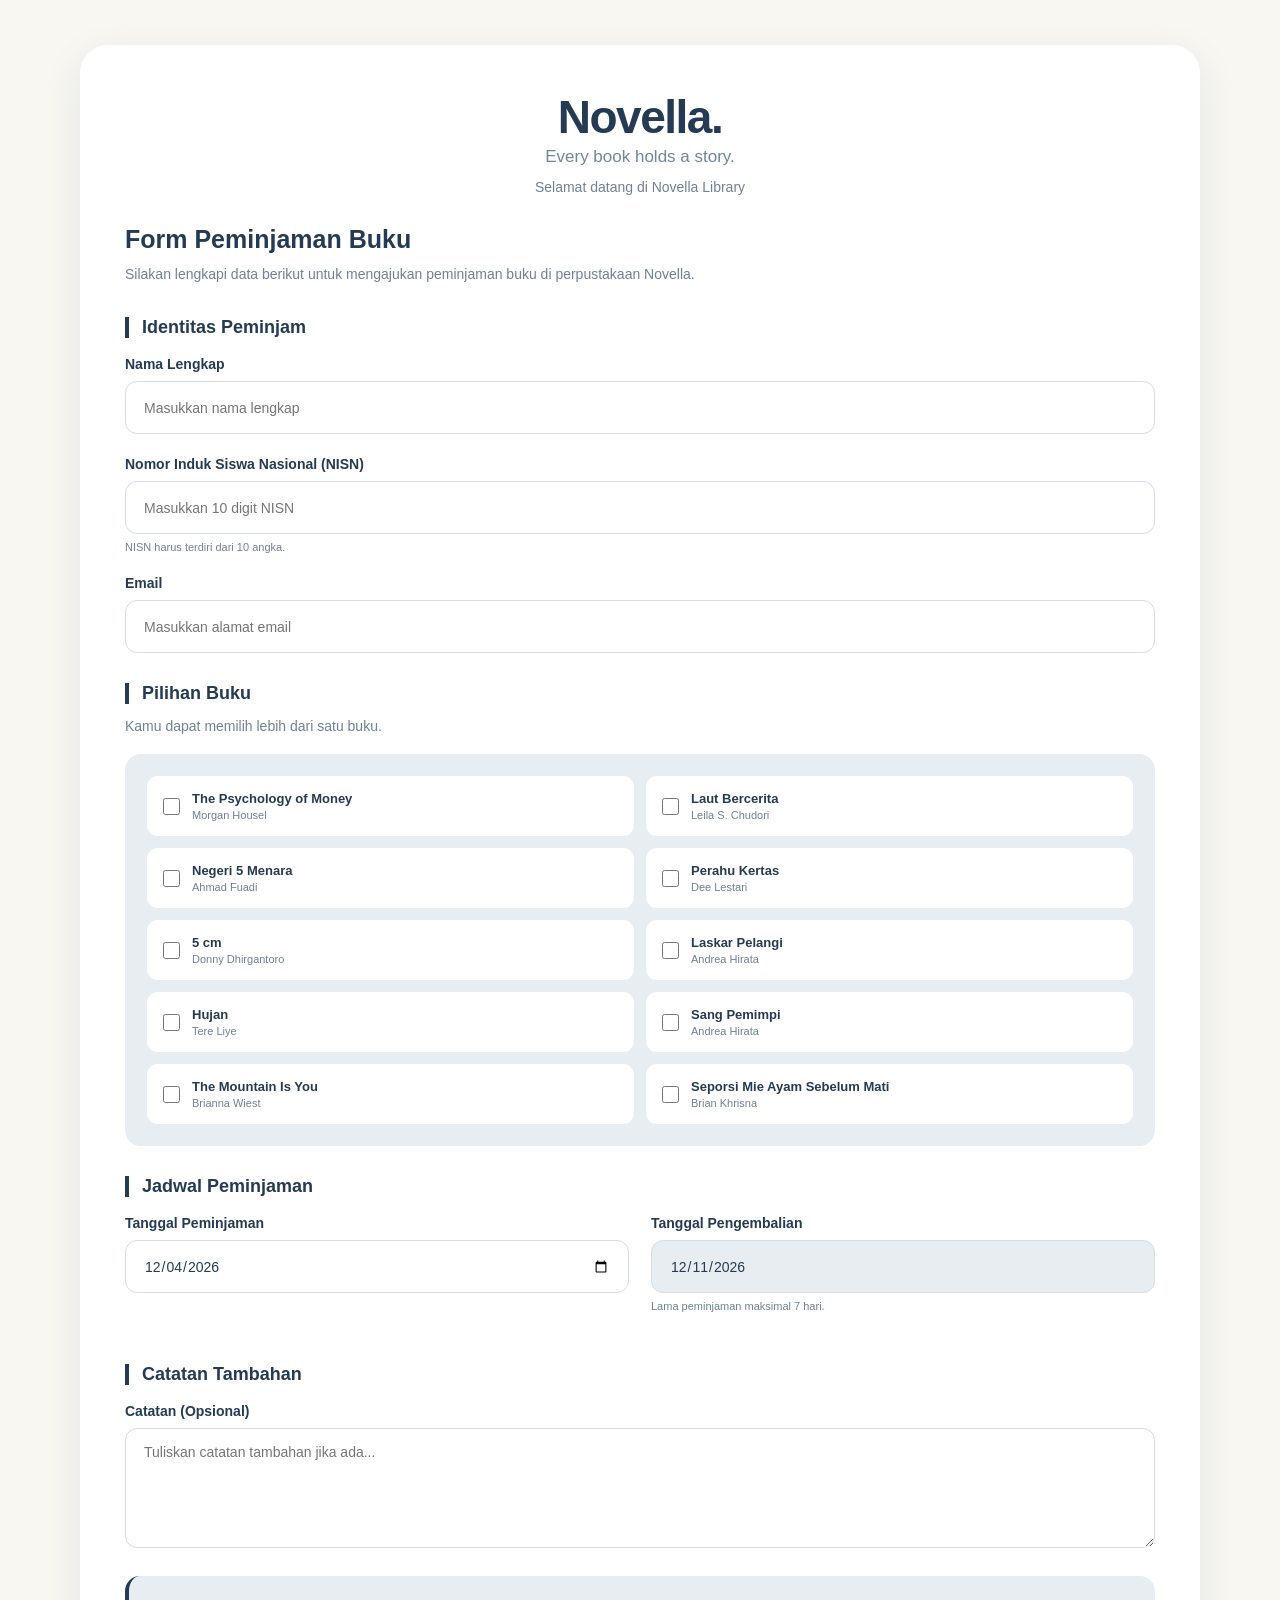
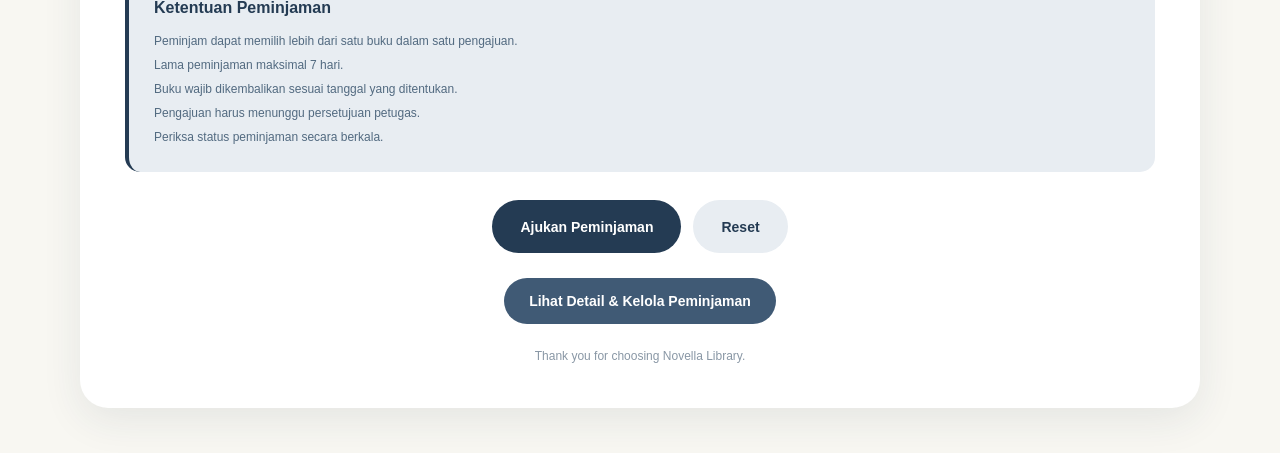
<file: index.html>
<!doctype html>
<html lang="id">
  <head>
    <meta charset="UTF-8" />
    <meta name="viewport" content="width=device-width, initial-scale=1.0" />
    <title>Peminjaman Buku | Novella</title>
    <link rel="stylesheet" href="index.css" />
  </head>
  <body>
    <div class="container">
      <header class="header">
        <h1>Novella.</h1>
        <h3>Every book holds a story.</h3>
        <p>Selamat datang di Novella Library</p>
      </header>

      <section class="intro">
        <h2>Form Peminjaman Buku</h2>
        <p>
          Silakan lengkapi data berikut untuk mengajukan peminjaman buku di
          perpustakaan Novella.
        </p>
      </section>

      <form id="formPeminjaman">
        <h3 class="section-title">Identitas Peminjam</h3>

        <div class="form-group">
          <label for="nama">Nama Lengkap</label>
          <input
            type="text"
            id="nama"
            placeholder="Masukkan nama lengkap"
            required
          />
        </div>

        <div class="form-group">
          <label for="nisn">Nomor Induk Siswa Nasional (NISN)</label>
          <input
            type="text"
            id="nisn"
            placeholder="Masukkan 10 digit NISN"
            maxlength="10"
            inputmode="numeric"
            pattern="[0-9]{10}"
            required
          />
          <small>NISN harus terdiri dari 10 angka.</small>
        </div>

        <div class="form-group">
          <label for="email">Email</label>
          <input
            type="email"
            id="email"
            placeholder="Masukkan alamat email"
            required
          />
        </div>

        <h3 class="section-title">Pilihan Buku</h3>
        <p class="description">Kamu dapat memilih lebih dari satu buku.</p>

        <div class="book-list">
          <label class="book-option">
            <input
              type="checkbox"
              name="buku"
              value="The Psychology of Money"
            />
            <span
              ><strong>The Psychology of Money</strong
              ><small>Morgan Housel</small></span
            >
          </label>

          <label class="book-option">
            <input type="checkbox" name="buku" value="Laut Bercerita" />
            <span
              ><strong>Laut Bercerita</strong
              ><small>Leila S. Chudori</small></span
            >
          </label>

          <label class="book-option">
            <input type="checkbox" name="buku" value="Negeri 5 Menara" />
            <span
              ><strong>Negeri 5 Menara</strong><small>Ahmad Fuadi</small></span
            >
          </label>

          <label class="book-option">
            <input type="checkbox" name="buku" value="Perahu Kertas" />
            <span
              ><strong>Perahu Kertas</strong><small>Dee Lestari</small></span
            >
          </label>

          <label class="book-option">
            <input type="checkbox" name="buku" value="5 cm" />
            <span><strong>5 cm</strong><small>Donny Dhirgantoro</small></span>
          </label>

          <label class="book-option">
            <input type="checkbox" name="buku" value="Laskar Pelangi" />
            <span
              ><strong>Laskar Pelangi</strong><small>Andrea Hirata</small></span
            >
          </label>

          <label class="book-option">
            <input type="checkbox" name="buku" value="Hujan" />
            <span><strong>Hujan</strong><small>Tere Liye</small></span>
          </label>

          <label class="book-option">
            <input type="checkbox" name="buku" value="Sang Pemimpi" />
            <span
              ><strong>Sang Pemimpi</strong><small>Andrea Hirata</small></span
            >
          </label>

          <label class="book-option">
            <input type="checkbox" name="buku" value="The Mountain Is You" />
            <span
              ><strong>The Mountain Is You</strong
              ><small>Brianna Wiest</small></span
            >
          </label>

          <label class="book-option">
            <input
              type="checkbox"
              name="buku"
              value="Seporsi Mie Ayam Sebelum Mati"
            />
            <span
              ><strong>Seporsi Mie Ayam Sebelum Mati</strong
              ><small>Brian Khrisna</small></span
            >
          </label>
        </div>

        <h3 class="section-title">Jadwal Peminjaman</h3>

        <div class="date-container">
          <div class="form-group">
            <label for="tanggalPinjam">Tanggal Peminjaman</label>
            <input type="date" id="tanggalPinjam" required />
          </div>

          <div class="form-group">
            <label for="tanggalKembali">Tanggal Pengembalian</label>
            <input type="date" id="tanggalKembali" readonly required />
            <small>Lama peminjaman maksimal 7 hari.</small>
          </div>
        </div>

        <h3 class="section-title">Catatan Tambahan</h3>

        <div class="form-group">
          <label for="catatan">Catatan (Opsional)</label>
          <textarea
            id="catatan"
            rows="5"
            placeholder="Tuliskan catatan tambahan jika ada..."
          ></textarea>
        </div>

        <div class="rules">
          <h3>Ketentuan Peminjaman</h3>
          <p>
            Peminjam dapat memilih lebih dari satu buku dalam satu pengajuan.
          </p>
          <p>Lama peminjaman maksimal 7 hari.</p>
          <p>Buku wajib dikembalikan sesuai tanggal yang ditentukan.</p>
          <p>Pengajuan harus menunggu persetujuan petugas.</p>
          <p>Periksa status peminjaman secara berkala.</p>
        </div>

        <div class="button-group">
          <button type="submit" class="submit-btn">Ajukan Peminjaman</button>
          <button type="reset" class="reset-btn">Reset</button>
        </div>

        <a href="crud.html" class="manage-btn"
          >Lihat Detail & Kelola Peminjaman</a
        >

        <p class="footer-text">Thank you for choosing Novella Library.</p>
      </form>
    </div>

    <script>
      const form = document.getElementById("formPeminjaman");
      const tanggalPinjam = document.getElementById("tanggalPinjam");
      const tanggalKembali = document.getElementById("tanggalKembali");

      function formatTanggal(tanggal) {
        const tahun = tanggal.getFullYear();
        const bulan = String(tanggal.getMonth() + 1).padStart(2, "0");
        const hari = String(tanggal.getDate()).padStart(2, "0");

        return tahun + "-" + bulan + "-" + hari;
      }

      function hitungTanggalKembali() {
        if (!tanggalPinjam.value) {
          tanggalKembali.value = "";
          return;
        }

        const tanggal = new Date(tanggalPinjam.value + "T00:00:00");
        tanggal.setDate(tanggal.getDate() + 7);

        tanggalKembali.value = formatTanggal(tanggal);
      }

      const hariIni = new Date();
      hariIni.setHours(0, 0, 0, 0);

      tanggalPinjam.min = formatTanggal(hariIni);
      tanggalPinjam.value = formatTanggal(hariIni);

      hitungTanggalKembali();

      tanggalPinjam.addEventListener("change", function () {
        const pilihan = new Date(tanggalPinjam.value + "T00:00:00");

        if (pilihan < hariIni) {
          alert("Tanggal peminjaman tidak boleh sebelum hari ini.");
          tanggalPinjam.value = formatTanggal(hariIni);
        }

        hitungTanggalKembali();
      });

      form.addEventListener("reset", function () {
        setTimeout(function () {
          tanggalPinjam.value = formatTanggal(new Date());
          hitungTanggalKembali();
        }, 0);
      });

      form.addEventListener("submit", function (event) {
        event.preventDefault();

        const bukuTerpilih = document.querySelectorAll(
          'input[name="buku"]:checked',
        );

        if (bukuTerpilih.length === 0) {
          alert("Silakan pilih minimal satu buku.");
          return;
        }

        const daftarBuku = [];

        bukuTerpilih.forEach(function (item) {
          daftarBuku.push(item.value);
        });

        const data = {
          id: Date.now(),
          nama: document.getElementById("nama").value.trim(),
          nisn: document.getElementById("nisn").value.trim(),
          email: document.getElementById("email").value.trim(),
          buku: daftarBuku,
          tanggalPinjam: tanggalPinjam.value,
          tanggalKembali: tanggalKembali.value,
          catatan: document.getElementById("catatan").value.trim(),
          status: "Menunggu Persetujuan",
          alasan: "",
        };

        let daftar =
          JSON.parse(localStorage.getItem("novellaPeminjaman")) || [];

        daftar.push(data);

        localStorage.setItem("novellaPeminjaman", JSON.stringify(daftar));
        localStorage.setItem("novellaPengajuanTerakhir", data.id);

        window.location.href = "output-peminjaman.html";
      });
    </script>
  </body>
</html>
</file>
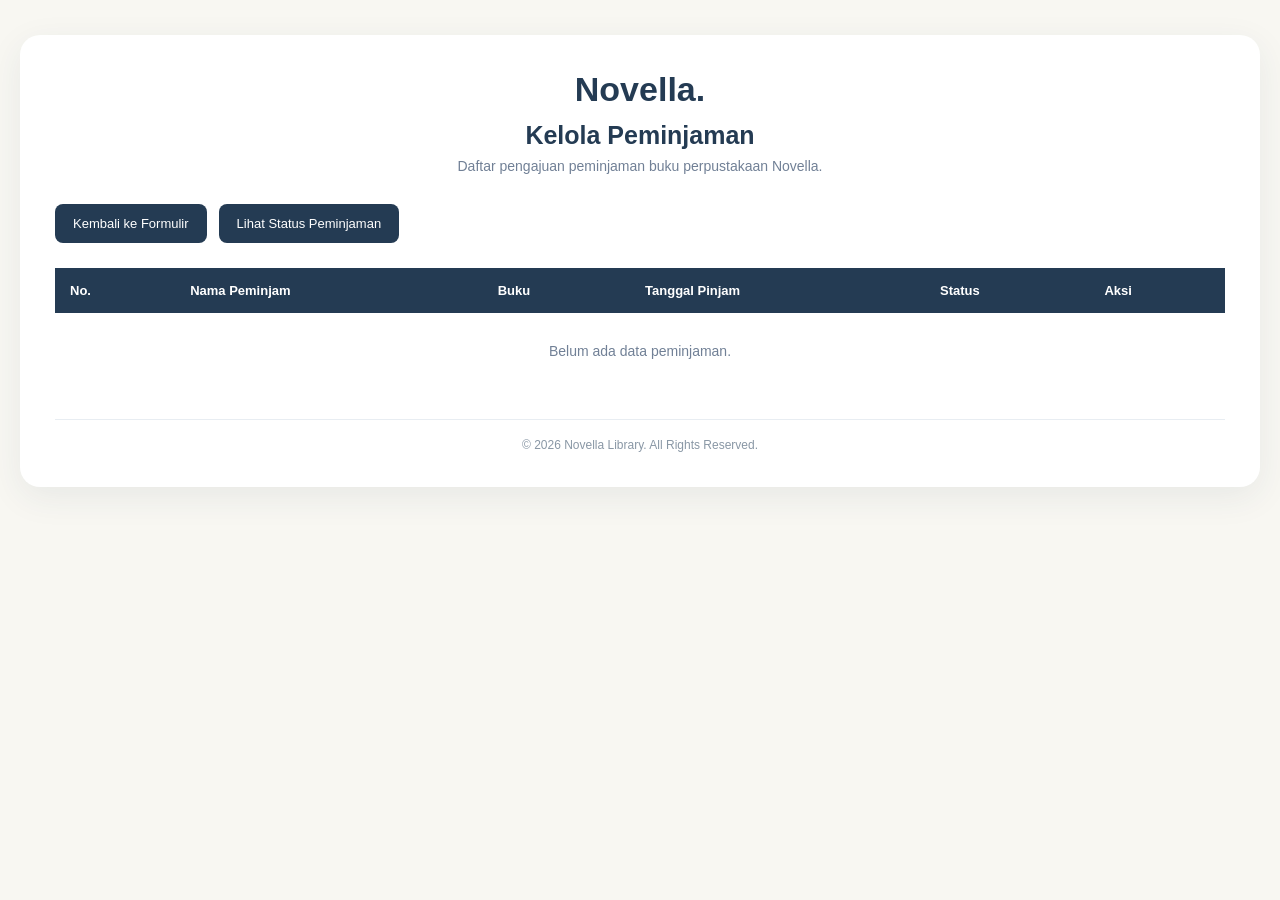
<file: crud.html>
<!doctype html>
<html lang="id">
  <head>
    <meta charset="UTF-8" />
    <meta name="viewport" content="width=device-width, initial-scale=1.0" />
    <title>Kelola Peminjaman | Novella</title>
    <link rel="stylesheet" href="crud.css" />
  </head>
  <body>
    <div class="container">
      <header>
        <h1>Novella.</h1>
        <h2>Kelola Peminjaman</h2>
        <p>Daftar pengajuan peminjaman buku perpustakaan Novella.</p>
      </header>

      <div class="top-actions">
        <a href="index.html">Kembali ke Formulir</a>
        <a href="peminjaman.html">Lihat Status Peminjaman</a>
      </div>

      <div class="table-wrapper">
        <table>
          <thead>
            <tr>
              <th>No.</th>
              <th>Nama Peminjam</th>
              <th>Buku</th>
              <th>Tanggal Pinjam</th>
              <th>Status</th>
              <th>Aksi</th>
            </tr>
          </thead>
          <tbody id="tabelPeminjaman"></tbody>
        </table>
      </div>

      <p id="pesanKosong" class="empty-message"></p>

      <footer>© 2026 Novella Library. All Rights Reserved.</footer>
    </div>

    <script>
      function ambilData() {
        return JSON.parse(localStorage.getItem("novellaPeminjaman")) || [];
      }

      function simpanData(data) {
        localStorage.setItem("novellaPeminjaman", JSON.stringify(data));
      }

      function formatTanggal(tanggal) {
        if (!tanggal) return "-";

        return new Date(tanggal + "T00:00:00").toLocaleDateString("id-ID", {
          day: "numeric",
          month: "short",
          year: "numeric",
        });
      }

      function statusAktif(data) {
        if (
          data.status !== "Dikembalikan" &&
          data.status !== "Ditolak" &&
          data.tanggalKembali < new Date().toISOString().slice(0, 10)
        ) {
          return "Terlambat";
        }

        return data.status;
      }

      function tampilkanData() {
        const daftar = ambilData();
        const tabel = document.getElementById("tabelPeminjaman");
        const pesan = document.getElementById("pesanKosong");

        tabel.innerHTML = "";

        if (daftar.length === 0) {
          pesan.textContent = "Belum ada data peminjaman.";
          return;
        }

        pesan.textContent = "";

        daftar.forEach(function (data, index) {
          const baris = document.createElement("tr");

          const nomor = document.createElement("td");
          nomor.textContent = index + 1;

          const nama = document.createElement("td");
          nama.textContent = data.nama;

          const buku = document.createElement("td");
          buku.textContent = data.buku.join(", ");

          const tanggal = document.createElement("td");
          tanggal.textContent = formatTanggal(data.tanggalPinjam);

          const status = document.createElement("td");
          status.textContent = statusAktif(data);
          status.className = "status";

          const aksi = document.createElement("td");
          aksi.className = "actions";

          const setuju = document.createElement("button");
          setuju.textContent = "Setujui";
          setuju.className = "approve-btn";
          setuju.disabled = data.status !== "Menunggu Persetujuan";
          setuju.onclick = function () {
            ubahStatus(data.id, "Disetujui", "");
          };

          const tolak = document.createElement("button");
          tolak.textContent = "Tolak";
          tolak.className = "reject-btn";
          tolak.disabled = data.status !== "Menunggu Persetujuan";
          tolak.onclick = function () {
            const alasan = prompt("Masukkan alasan penolakan:");

            if (alasan === null) return;

            if (alasan.trim() === "") {
              alert("Alasan penolakan harus diisi.");
              return;
            }

            ubahStatus(data.id, "Ditolak", alasan.trim());
          };

          const pinjam = document.createElement("button");
          pinjam.textContent = "Sedang Dipinjam";
          pinjam.className = "borrow-btn";
          pinjam.disabled = data.status !== "Disetujui";
          pinjam.onclick = function () {
            ubahStatus(data.id, "Sedang Dipinjam", "");
          };

          const kembali = document.createElement("button");
          kembali.textContent = "Dikembalikan";
          kembali.className = "return-btn";
          kembali.disabled = data.status !== "Sedang Dipinjam";
          kembali.onclick = function () {
            ubahStatus(data.id, "Dikembalikan", "");
          };

          const edit = document.createElement("button");
          edit.textContent = "Edit Nama";
          edit.className = "edit-btn";
          edit.onclick = function () {
            editNama(data.id);
          };

          const hapus = document.createElement("button");
          hapus.textContent = "Hapus";
          hapus.className = "delete-btn";
          hapus.onclick = function () {
            hapusData(data.id);
          };

          aksi.append(setuju, tolak, pinjam, kembali, edit, hapus);

          baris.append(nomor, nama, buku, tanggal, status, aksi);
          tabel.appendChild(baris);
        });
      }

      function ubahStatus(id, statusBaru, alasan) {
        const daftar = ambilData();

        const data = daftar.find(function (item) {
          return item.id === id;
        });

        if (data) {
          data.status = statusBaru;
          data.alasan = alasan;
          simpanData(daftar);
          tampilkanData();
        }
      }

      function editNama(id) {
        const daftar = ambilData();

        const data = daftar.find(function (item) {
          return item.id === id;
        });

        if (!data) return;

        const namaBaru = prompt("Masukkan nama peminjam:", data.nama);

        if (namaBaru === null) return;

        if (namaBaru.trim() === "") {
          alert("Nama tidak boleh kosong.");
          return;
        }

        data.nama = namaBaru.trim();
        simpanData(daftar);
        tampilkanData();
      }

      function hapusData(id) {
        const konfirmasi = confirm(
          "Apakah kamu yakin ingin menghapus pengajuan ini?",
        );

        if (!konfirmasi) return;

        let daftar = ambilData();

        daftar = daftar.filter(function (item) {
          return item.id !== id;
        });

        simpanData(daftar);
        tampilkanData();
      }

      tampilkanData();
    </script>
  </body>
</html>
</file>
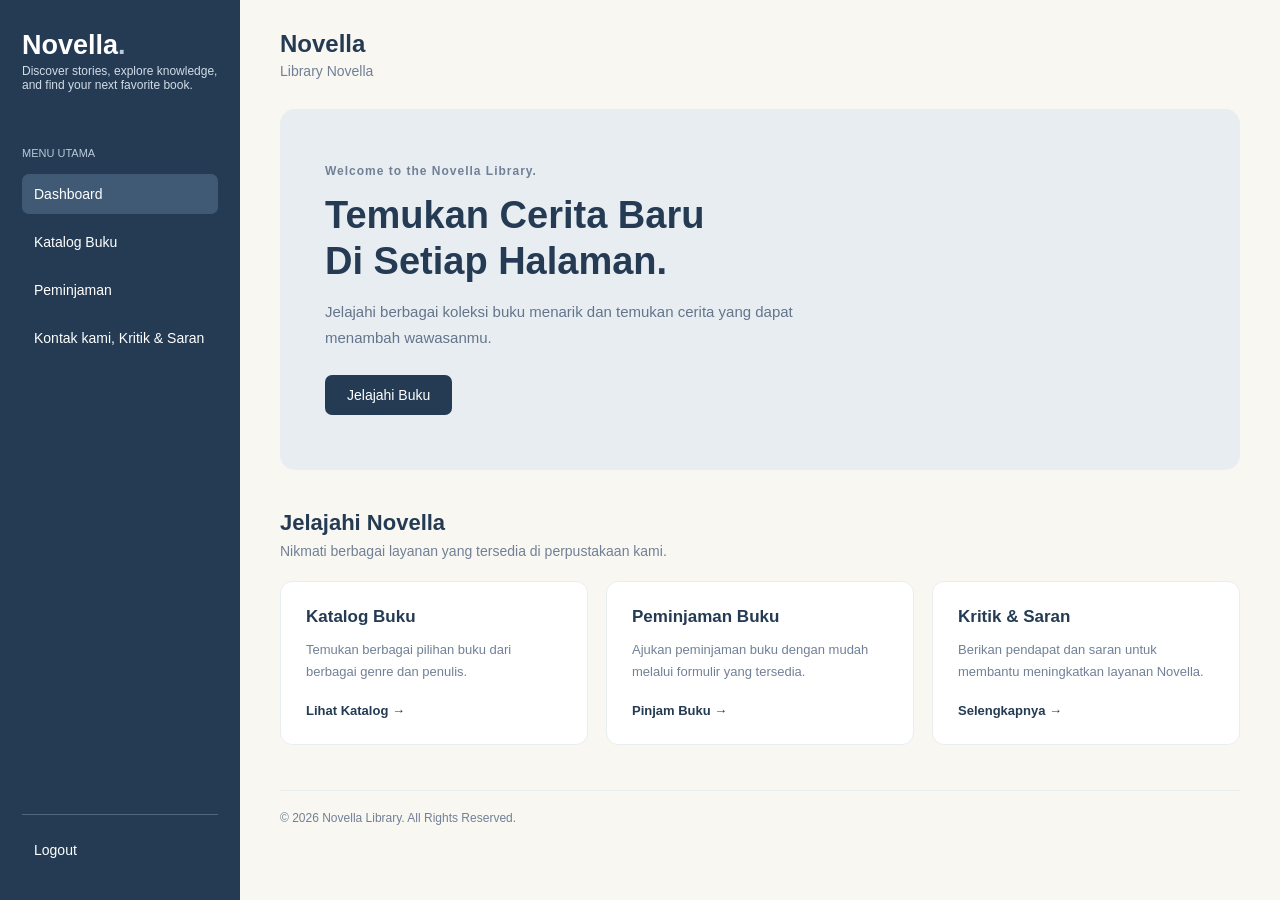
<file: dashboard.html>
<!doctype html>
<html lang="id">
  <head>
    <meta charset="UTF-8" />
    <meta name="viewport" content="width=device-width, initial-scale=1.0" />
    <title>Dashboard | Novella</title>
    <link rel="stylesheet" href="dashboard.css" />
  </head>
  <body>
    <div class="container">
      <!-- SIDEBAR -->
      <aside class="sidebar">
        <div class="logo">
          <h2>Novella<span>.</span></h2>
          <p>
            Discover stories, explore knowledge, and find your next favorite
            book.
          </p>
        </div>

        <div class="menu">
          <p class="menu-title">MENU UTAMA</p>

          <a href="dashboard.html" class="active">Dashboard</a>
          <a href="katalog.html">Katalog Buku</a>
          <a href="peminjaman.html">Peminjaman</a>
          <a href="kritik-saran.html">Kontak kami, Kritik & Saran</a>
        </div>

        <div class="logout">
          <hr />
          <a href="loginform.html">Logout</a>
        </div>
      </aside>

      <!-- KONTEN UTAMA -->
      <main class="content">
        <header class="topbar">
          <div>
            <h3>Novella</h3>
            <p>Library Novella</p>
          </div>
        </header>

        <!-- SAMBUTAN -->
        <section class="welcome">
          <div class="welcome-text">
            <p class="small-title">Welcome to the Novella Library.</p>
            <h1>Temukan Cerita Baru<br />Di Setiap Halaman.</h1>
            <p>
              Jelajahi berbagai koleksi buku menarik dan temukan cerita yang
              dapat menambah wawasanmu.
            </p>

            <a href="katalog.html" class="button"> Jelajahi Buku </a>
          </div>
        </section>

        <!-- INFORMASI -->
        <section class="information">
          <h2>Jelajahi Novella</h2>
          <p class="description">
            Nikmati berbagai layanan yang tersedia di perpustakaan kami.
          </p>

          <div class="info-container">
            <div class="info-card">
              <h3>Katalog Buku</h3>
              <p>
                Temukan berbagai pilihan buku dari berbagai genre dan penulis.
              </p>
              <a href="katalog.html">Lihat Katalog →</a>
            </div>

            <div class="info-card">
              <h3>Peminjaman Buku</h3>
              <p>
                Ajukan peminjaman buku dengan mudah melalui formulir yang
                tersedia.
              </p>
              <a href="index.html">Pinjam Buku →</a>
            </div>

            <div class="info-card">
              <h3>Kritik & Saran</h3>
              <p>
                Berikan pendapat dan saran untuk membantu meningkatkan layanan
                Novella.
              </p>
              <a href="kritik-saran.html">Selengkapnya →</a>
            </div>
          </div>
        </section>

        <footer>
          <p>© 2026 Novella Library. All Rights Reserved.</p>
        </footer>
      </main>
    </div>
  </body>
</html>
</file>
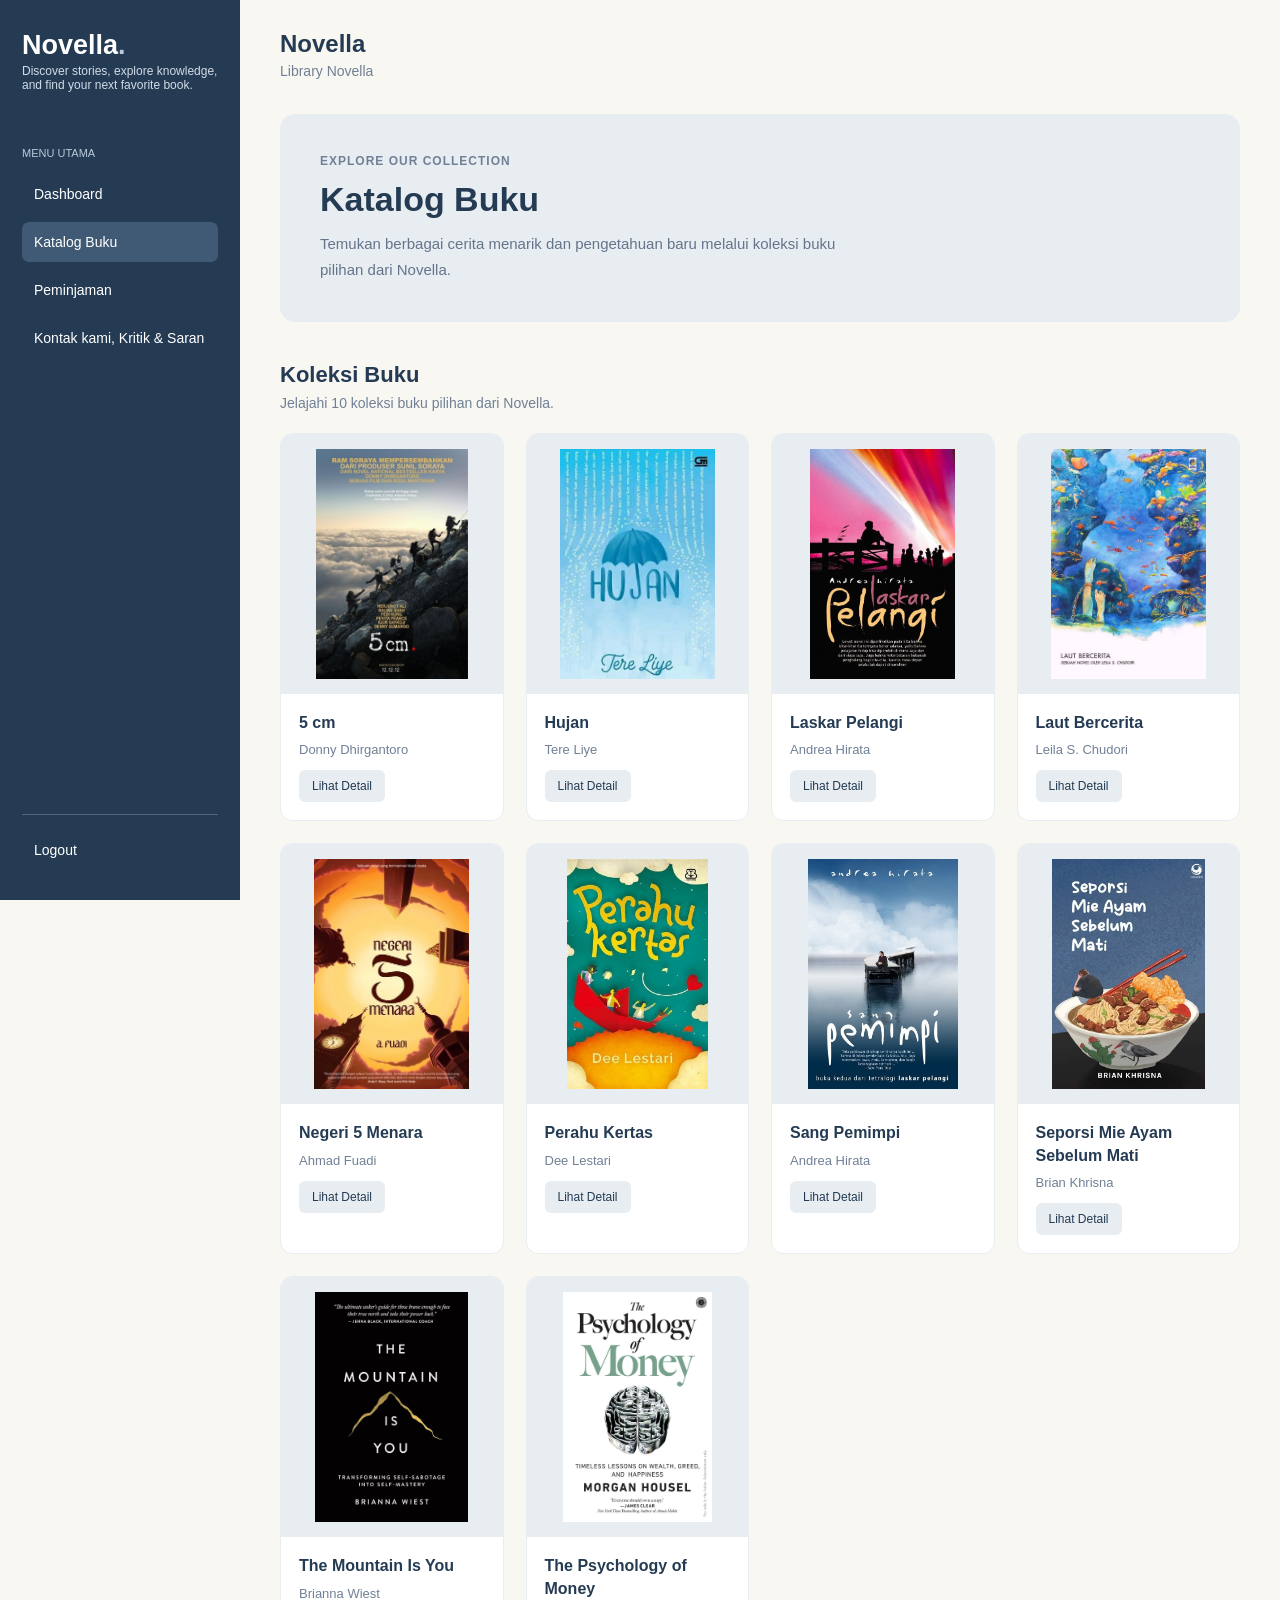
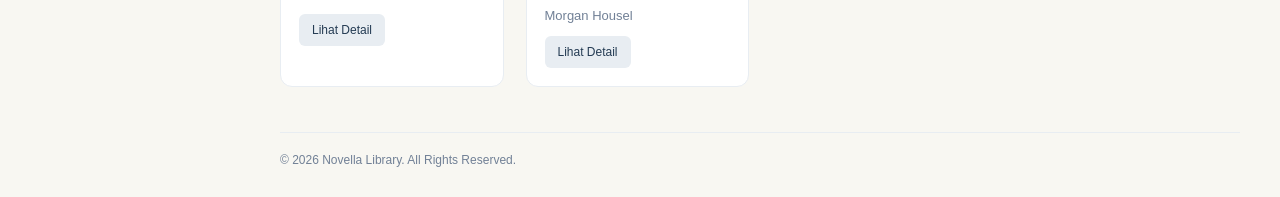
<file: katalog.html>
<!doctype html>
<html lang="id">
  <head>
    <meta charset="UTF-8" />
    <meta name="viewport" content="width=device-width, initial-scale=1.0" />
    <title>Katalog Buku | Novella</title>
    <link rel="stylesheet" href="katalog.css" />
  </head>

  <body>
    <div class="container">
      <!-- SIDEBAR -->
      <aside class="sidebar">
        <div class="logo">
          <h2>Novella<span>.</span></h2>
          <p>
            Discover stories, explore knowledge, and find your next favorite
            book.
          </p>
        </div>

        <div class="menu">
          <p class="menu-title">MENU UTAMA</p>
          <a href="dashboard.html">Dashboard</a>
          <a href="katalog.html" class="active">Katalog Buku</a>
          <a href="peminjaman.html">Peminjaman</a>
          <a href="kritik-saran.html">Kontak kami, Kritik & Saran</a>
        </div>

        <div class="logout">
          <hr />
          <a href="loginform.html">Logout</a>
        </div>
      </aside>

      <!-- KONTEN UTAMA -->
      <main class="content">
        <header class="topbar">
          <div>
            <h3>Novella</h3>
            <p>Library Novella</p>
          </div>
        </header>

        <!-- HEADER KATALOG -->
        <section class="catalog-header">
          <p class="small-title">EXPLORE OUR COLLECTION</p>
          <h1>Katalog Buku</h1>
          <p class="catalog-description">
            Temukan berbagai cerita menarik dan pengetahuan baru melalui koleksi
            buku pilihan dari Novella.
          </p>
        </section>

        <!-- DAFTAR BUKU -->
        <section class="catalog">
          <div class="catalog-title">
            <h2>Koleksi Buku</h2>
            <p>Jelajahi 10 koleksi buku pilihan dari Novella.</p>
          </div>

          <div class="book-container">
            <div class="book-card">
              <button class="book-image" onclick="bukaDetail(0)">
                <img src="images/5cm.jpeg" alt="Buku 5 cm" />
              </button>
              <div class="book-info">
                <h3>5 cm</h3>
                <p>Donny Dhirgantoro</p>
                <button class="detail-button" onclick="bukaDetail(0)">
                  Lihat Detail
                </button>
              </div>
            </div>

            <div class="book-card">
              <button class="book-image" onclick="bukaDetail(1)">
                <img src="images/hujan.jpeg" alt="Buku Hujan" />
              </button>
              <div class="book-info">
                <h3>Hujan</h3>
                <p>Tere Liye</p>
                <button class="detail-button" onclick="bukaDetail(1)">
                  Lihat Detail
                </button>
              </div>
            </div>

            <div class="book-card">
              <button class="book-image" onclick="bukaDetail(2)">
                <img
                  src="images/laskar pelangi.jpeg"
                  alt="Buku Laskar Pelangi"
                />
              </button>
              <div class="book-info">
                <h3>Laskar Pelangi</h3>
                <p>Andrea Hirata</p>
                <button class="detail-button" onclick="bukaDetail(2)">
                  Lihat Detail
                </button>
              </div>
            </div>

            <div class="book-card">
              <button class="book-image" onclick="bukaDetail(3)">
                <img
                  src="images/laut bercerita.jpeg"
                  alt="Buku Laut Bercerita"
                />
              </button>
              <div class="book-info">
                <h3>Laut Bercerita</h3>
                <p>Leila S. Chudori</p>
                <button class="detail-button" onclick="bukaDetail(3)">
                  Lihat Detail
                </button>
              </div>
            </div>

            <div class="book-card">
              <button class="book-image" onclick="bukaDetail(4)">
                <img
                  src="images/negeri 5 menara.jpeg"
                  alt="Buku Negeri 5 Menara"
                />
              </button>
              <div class="book-info">
                <h3>Negeri 5 Menara</h3>
                <p>Ahmad Fuadi</p>
                <button class="detail-button" onclick="bukaDetail(4)">
                  Lihat Detail
                </button>
              </div>
            </div>

            <div class="book-card">
              <button class="book-image" onclick="bukaDetail(5)">
                <img src="images/perahu kertas.jpeg" alt="Buku Perahu Kertas" />
              </button>
              <div class="book-info">
                <h3>Perahu Kertas</h3>
                <p>Dee Lestari</p>
                <button class="detail-button" onclick="bukaDetail(5)">
                  Lihat Detail
                </button>
              </div>
            </div>

            <div class="book-card">
              <button class="book-image" onclick="bukaDetail(6)">
                <img src="images/sang pemimpi.jpeg" alt="Buku Sang Pemimpi" />
              </button>
              <div class="book-info">
                <h3>Sang Pemimpi</h3>
                <p>Andrea Hirata</p>
                <button class="detail-button" onclick="bukaDetail(6)">
                  Lihat Detail
                </button>
              </div>
            </div>

            <div class="book-card">
              <button class="book-image" onclick="bukaDetail(7)">
                <img
                  src="images/seporsi mie ayam.jpeg"
                  alt="Buku Seporsi Mie Ayam Sebelum Mati"
                />
              </button>
              <div class="book-info">
                <h3>Seporsi Mie Ayam Sebelum Mati</h3>
                <p>Brian Khrisna</p>
                <button class="detail-button" onclick="bukaDetail(7)">
                  Lihat Detail
                </button>
              </div>
            </div>

            <div class="book-card">
              <button class="book-image" onclick="bukaDetail(8)">
                <img
                  src="images/the montains is you.jpeg"
                  alt="Buku The Mountain Is You"
                />
              </button>
              <div class="book-info">
                <h3>The Mountain Is You</h3>
                <p>Brianna Wiest</p>
                <button class="detail-button" onclick="bukaDetail(8)">
                  Lihat Detail
                </button>
              </div>
            </div>

            <div class="book-card">
              <button class="book-image" onclick="bukaDetail(9)">
                <img
                  src="images/the psychology.jpeg"
                  alt="Buku The Psychology of Money"
                />
              </button>
              <div class="book-info">
                <h3>The Psychology of Money</h3>
                <p>Morgan Housel</p>
                <button class="detail-button" onclick="bukaDetail(9)">
                  Lihat Detail
                </button>
              </div>
            </div>
          </div>
        </section>

        <!-- POP-UP DETAIL BUKU -->
        <div class="modal" id="detailModal" onclick="tutupJikaLuar(event)">
          <div class="modal-content">
            <button class="close-button" onclick="tutupDetail()">×</button>
            <div id="isiDetail"></div>
          </div>
        </div>

        <!-- FOOTER -->
        <footer>
          <p>© 2026 Novella Library. All Rights Reserved.</p>
        </footer>
      </main>
    </div>

    <!-- JAVASCRIPT -->
    <script>
      const daftarBuku = [
        {
          judul: "5 cm",
          penulis: "Donny Dhirgantoro",
          gambar: "images/5cm.jpeg",
          kategori: "Novel Persahabatan",
          sinopsis:
            "Kisah lima sahabat yang memiliki mimpi dan perjalanan untuk membuktikan bahwa tidak ada yang mustahil jika disertai keyakinan dan usaha.",
        },
        {
          judul: "Hujan",
          penulis: "Tere Liye",
          gambar: "images/hujan.jpeg",
          kategori: "Novel Fiksi",
          sinopsis:
            "Kisah Lail dan perjalanan hidupnya menghadapi kehilangan, persahabatan, kenangan, serta pilihan di tengah perubahan dunia.",
        },
        {
          judul: "Laskar Pelangi",
          penulis: "Andrea Hirata",
          gambar: "images/laskar pelangi.jpeg",
          kategori: "Novel Inspiratif",
          sinopsis:
            "Perjalanan sepuluh anak dari Belitung yang berjuang mendapatkan pendidikan dan mengejar cita-cita meskipun memiliki banyak keterbatasan.",
        },
        {
          judul: "Laut Bercerita",
          penulis: "Leila S. Chudori",
          gambar: "images/laut bercerita.jpeg",
          kategori: "Novel Sejarah",
          sinopsis:
            "Kisah tentang persahabatan, keluarga, perjuangan, dan kehilangan yang berlatar peristiwa politik Indonesia.",
        },
        {
          judul: "Negeri 5 Menara",
          penulis: "Ahmad Fuadi",
          gambar: "images/negeri 5 menara.jpeg",
          kategori: "Novel Inspiratif",
          sinopsis:
            "Kisah enam santri yang belajar di sebuah pesantren dan membangun mimpi besar untuk masa depan mereka.",
        },
        {
          judul: "Perahu Kertas",
          penulis: "Dee Lestari",
          gambar: "images/perahu kertas.jpeg",
          kategori: "Novel Romantis",
          sinopsis:
            "Kisah Kugy dan Keenan yang dipertemukan oleh mimpi, kreativitas, persahabatan, dan perjalanan menemukan cinta.",
        },
        {
          judul: "Sang Pemimpi",
          penulis: "Andrea Hirata",
          gambar: "images/sang pemimpi.jpeg",
          kategori: "Novel Inspiratif",
          sinopsis:
            "Perjalanan Ikal dan sahabatnya dalam mempertahankan mimpi serta berjuang meraih pendidikan dan masa depan yang lebih baik.",
        },
        {
          judul: "Seporsi Mie Ayam Sebelum Mati",
          penulis: "Brian Khrisna",
          gambar: "images/seporsi mie ayam.jpeg",
          kategori: "Novel Fiksi",
          sinopsis:
            "Kisah tentang kehidupan, pergulatan batin, dan bagaimana hal-hal sederhana dapat memberikan makna dalam perjalanan seseorang.",
        },
        {
          judul: "The Mountain Is You",
          penulis: "Brianna Wiest",
          gambar: "images/the montains is you.jpeg",
          kategori: "Pengembangan Diri",
          sinopsis:
            "Buku pengembangan diri yang membahas bagaimana mengenali kebiasaan yang menghambat diri dan membangun perubahan positif.",
        },
        {
          judul: "The Psychology of Money",
          penulis: "Morgan Housel",
          gambar: "images/the psychology.jpeg",
          kategori: "Psikologi & Keuangan",
          sinopsis:
            "Membahas hubungan antara perilaku manusia, cara berpikir, dan keputusan dalam mengelola uang.",
        },
      ];

      function bukaDetail(nomor) {
        const buku = daftarBuku[nomor];

        document.getElementById("isiDetail").innerHTML = `
          <div class="detail-layout">
            <img src="${buku.gambar}" alt="${buku.judul}">
            <div class="detail-info">
              <p class="detail-category">${buku.kategori}</p>
              <h2>${buku.judul}</h2>
              <p class="detail-author">Penulis: ${buku.penulis}</p>
              <h3>Sinopsis</h3>
              <p class="detail-synopsis">${buku.sinopsis}</p>
              <a href="index.html" class="borrow-button">Pinjam Buku</a>
            </div>
          </div>
        `;

        document.getElementById("detailModal").style.display = "flex";
      }

      function tutupDetail() {
        document.getElementById("detailModal").style.display = "none";
      }

      function tutupJikaLuar(event) {
        if (event.target.id === "detailModal") {
          tutupDetail();
        }
      }
    </script>
  </body>
</html>
</file>
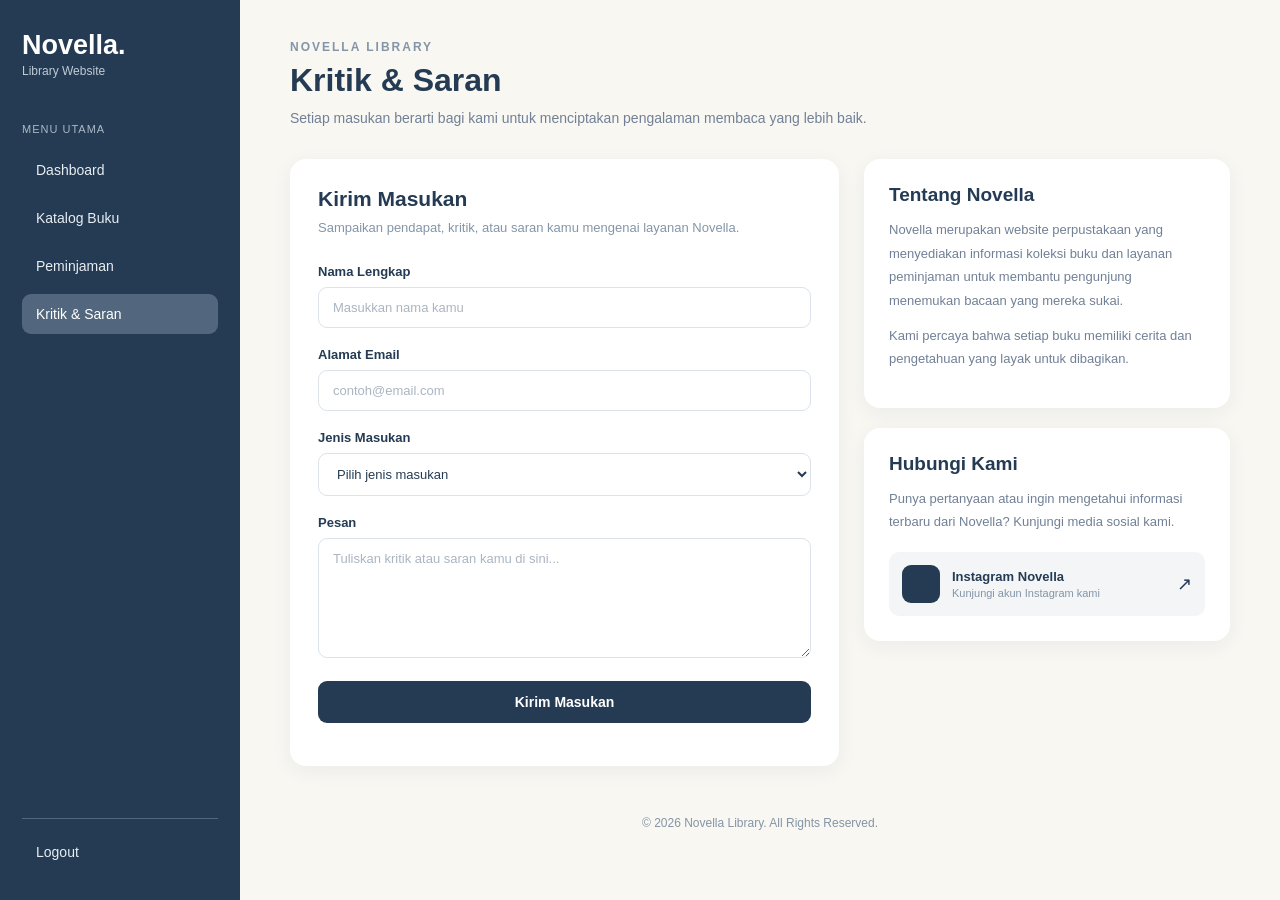
<file: kritik-saran.html>
<!doctype html>
<html lang="id">
  <head>
    <meta charset="UTF-8" />
    <meta name="viewport" content="width=device-width, initial-scale=1.0" />
    <title>Kritik & Saran | Novella</title>
    <link rel="stylesheet" href="kritik-saran.css" />
  </head>

  <body>
    <div class="container">
      <!-- SIDEBAR -->
      <aside class="sidebar">
        <div class="logo">
          <h2>Novella.</h2>
          <p>Library Website</p>
        </div>

        <div class="menu">
          <p class="menu-title">MENU UTAMA</p>

          <a href="dashboard.html">Dashboard</a>
          <a href="katalog.html">Katalog Buku</a>
          <a href="peminjaman.html">Peminjaman</a>
          <a href="kritik-saran.html" class="active">Kritik & Saran</a>
        </div>

        <div class="logout">
          <hr />
          <a href="loginform.html">Logout</a>
        </div>
      </aside>

      <!-- KONTEN UTAMA -->
      <main class="main-content">
        <!-- HEADER -->
        <header class="page-header">
          <div>
            <p class="subtitle">NOVELLA LIBRARY</p>
            <h1>Kritik & Saran</h1>
            <p class="header-description">
              Setiap masukan berarti bagi kami untuk menciptakan pengalaman
              membaca yang lebih baik.
            </p>
          </div>
        </header>

        <!-- FORM DAN INFORMASI -->
        <div class="content-grid">
          <!-- FORMULIR -->
          <section class="form-card">
            <div class="section-heading">
              <h2>Kirim Masukan</h2>
              <p>
                Sampaikan pendapat, kritik, atau saran kamu mengenai layanan
                Novella.
              </p>
            </div>

            <form id="formKritik">
              <div class="form-group">
                <label for="nama">Nama Lengkap</label>
                <input
                  type="text"
                  id="nama"
                  placeholder="Masukkan nama kamu"
                  required
                />
              </div>

              <div class="form-group">
                <label for="email">Alamat Email</label>
                <input
                  type="email"
                  id="email"
                  placeholder="contoh@email.com"
                  required
                />
              </div>

              <div class="form-group">
                <label for="jenis">Jenis Masukan</label>
                <select id="jenis" required>
                  <option value="">Pilih jenis masukan</option>
                  <option value="Kritik">Kritik</option>
                  <option value="Saran">Saran</option>
                </select>
              </div>

              <div class="form-group">
                <label for="pesan">Pesan</label>
                <textarea
                  id="pesan"
                  rows="5"
                  placeholder="Tuliskan kritik atau saran kamu di sini..."
                  required
                ></textarea>
              </div>

              <button type="submit" class="submit-button">Kirim Masukan</button>

              <p id="pesanBerhasil" class="success-message"></p>
            </form>
          </section>

          <!-- INFORMASI -->
          <div class="information-column">
            <section class="info-card about-card">
              <h2>Tentang Novella</h2>

              <p>
                Novella merupakan website perpustakaan yang menyediakan
                informasi koleksi buku dan layanan peminjaman untuk membantu
                pengunjung menemukan bacaan yang mereka sukai.
              </p>

              <p>
                Kami percaya bahwa setiap buku memiliki cerita dan pengetahuan
                yang layak untuk dibagikan.
              </p>
            </section>

            <section class="info-card contact-card">
              <h2>Hubungi Kami</h2>

              <p>
                Punya pertanyaan atau ingin mengetahui informasi terbaru dari
                Novella? Kunjungi media sosial kami.
              </p>

              <a
                href="https://www.instagram.com/nnaalf._?gwpx=dzM2c2RldHkwY2d3"
                target="_blank"
                class="instagram-link"
              >
                <span class="instagram-icon"></span>
                <span>
                  <strong>Instagram Novella</strong>
                  <small>Kunjungi akun Instagram kami</small>
                </span>
                <span class="link-arrow">↗</span>
              </a>
            </section>
          </div>
        </div>

        <!-- FOOTER -->
        <footer class="footer">
          <p>© 2026 Novella Library. All Rights Reserved.</p>
        </footer>
      </main>
    </div>

    <!-- JAVASCRIPT -->
    <script>
      const formKritik = document.getElementById("formKritik");
      const pesanBerhasil = document.getElementById("pesanBerhasil");

      formKritik.addEventListener("submit", function (event) {
        event.preventDefault();

        const dataKritik = {
          nama: document.getElementById("nama").value,
          email: document.getElementById("email").value,
          jenis: document.getElementById("jenis").value,
          pesan: document.getElementById("pesan").value,
          tanggal: new Date().toLocaleDateString("id-ID"),
        };

        let daftarKritik =
          JSON.parse(localStorage.getItem("novellaKritikSaran")) || [];

        daftarKritik.push(dataKritik);

        localStorage.setItem(
          "novellaKritikSaran",
          JSON.stringify(daftarKritik),
        );

        pesanBerhasil.textContent =
          "Terima kasih! Masukan kamu berhasil dikirim.";

        formKritik.reset();
      });
    </script>
  </body>
</html>
</file>
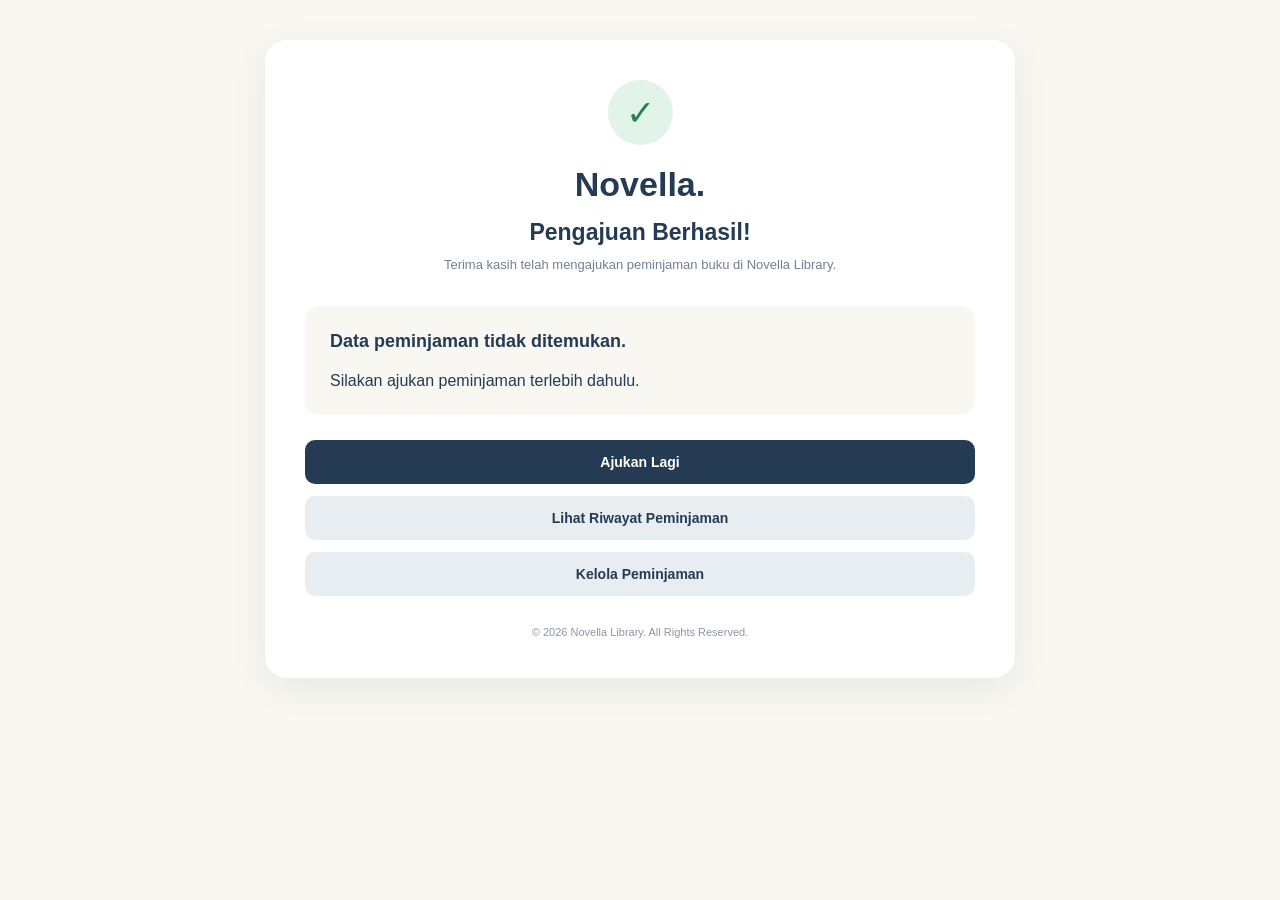
<file: output-peminjaman.html>
<!doctype html>
<html lang="id">
  <head>
    <meta charset="UTF-8" />
    <meta name="viewport" content="width=device-width, initial-scale=1.0" />
    <title>Detail Peminjaman | Novella</title>
    <link rel="stylesheet" href="output-peminjaman.css" />
  </head>
  <body>
    <div class="container">
      <div class="success-icon">✓</div>

      <header>
        <h1>Novella.</h1>
        <h2>Pengajuan Berhasil!</h2>
        <p>Terima kasih telah mengajukan peminjaman buku di Novella Library.</p>
      </header>

      <section class="detail">
        <h3>Detail Peminjaman</h3>

        <div class="detail-row">
          <span>Nama Lengkap</span>
          <strong id="nama">-</strong>
        </div>

        <div class="detail-row">
          <span>NISN</span>
          <strong id="nisn">-</strong>
        </div>

        <div class="detail-row">
          <span>Email</span>
          <strong id="email">-</strong>
        </div>

        <div class="detail-row">
          <span>Buku yang Dipinjam</span>
          <strong id="buku">-</strong>
        </div>

        <div class="detail-row">
          <span>Tanggal Peminjaman</span>
          <strong id="tanggalPinjam">-</strong>
        </div>

        <div class="detail-row">
          <span>Tanggal Pengembalian</span>
          <strong id="tanggalKembali">-</strong>
        </div>

        <div class="detail-row">
          <span>Catatan</span>
          <strong id="catatan">-</strong>
        </div>

        <div class="status-box">
          <span>Status Pengajuan</span>
          <strong id="status">Menunggu Persetujuan</strong>
        </div>

        <p id="alasan" class="reason"></p>
      </section>

      <div class="buttons">
        <a href="index.html" class="primary-btn">Ajukan Lagi</a>
        <a href="output-peminjaman.html" class="secondary-btn"
          >Lihat Riwayat Peminjaman</a
        >
        <a href="crud.html" class="secondary-btn">Kelola Peminjaman</a>
      </div>

      <p class="footer">© 2026 Novella Library. All Rights Reserved.</p>
    </div>

    <script>
      const daftar =
        JSON.parse(localStorage.getItem("novellaPeminjaman")) || [];
      const idTerakhir = localStorage.getItem("novellaPengajuanTerakhir");

      const data = daftar.find(function (item) {
        return String(item.id) === String(idTerakhir);
      });

      function tampilkan(id, nilai) {
        document.getElementById(id).textContent = nilai || "-";
      }

      function tanggalIndonesia(tanggal) {
        if (!tanggal) return "-";

        return new Date(tanggal + "T00:00:00").toLocaleDateString("id-ID", {
          day: "numeric",
          month: "long",
          year: "numeric",
        });
      }

      if (data) {
        tampilkan("nama", data.nama);
        tampilkan("nisn", data.nisn);
        tampilkan("email", data.email);
        tampilkan("buku", data.buku.join(", "));
        tampilkan("tanggalPinjam", tanggalIndonesia(data.tanggalPinjam));
        tampilkan("tanggalKembali", tanggalIndonesia(data.tanggalKembali));
        tampilkan("catatan", data.catatan);
        tampilkan("status", data.status);
        tampilkan(
          "alasan",
          data.alasan ? "Alasan penolakan: " + data.alasan : "",
        );
      } else {
        document.querySelector(".detail").innerHTML =
          "<h3>Data peminjaman tidak ditemukan.</h3><p>Silakan ajukan peminjaman terlebih dahulu.</p>";
      }
    </script>
  </body>
</html>
</file>
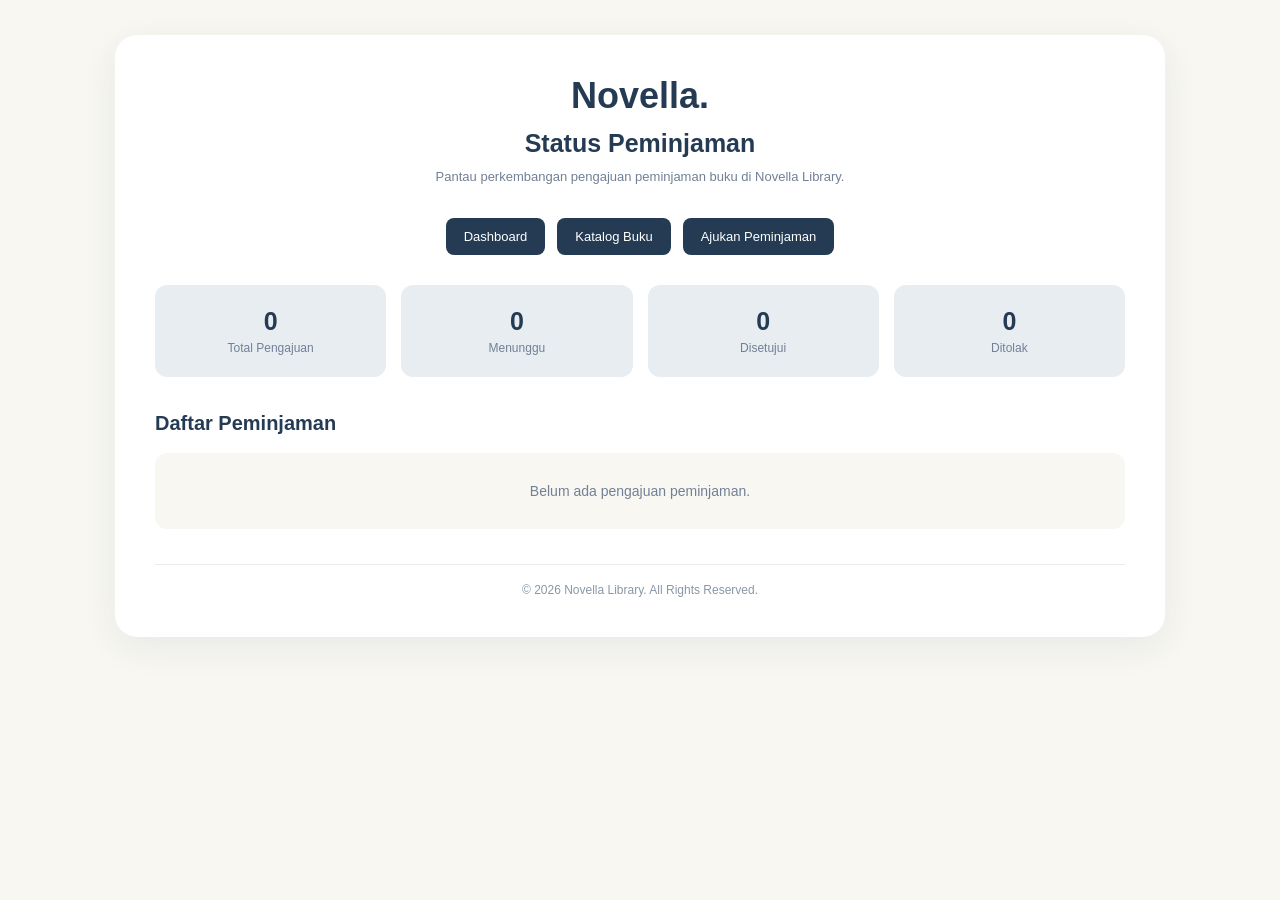
<file: peminjaman.html>
<!doctype html>
<html lang="id">
  <head>
    <meta charset="UTF-8" />
    <meta name="viewport" content="width=device-width, initial-scale=1.0" />
    <title>Status Peminjaman | Novella</title>
    <link rel="stylesheet" href="peminjaman.css" />
  </head>
  <body>
    <div class="container">
      <header>
        <h1>Novella.</h1>
        <h2>Status Peminjaman</h2>
        <p>Pantau perkembangan pengajuan peminjaman buku di Novella Library.</p>
      </header>

      <div class="navigation">
        <a href="dashboard.html">Dashboard</a>
        <a href="katalog.html">Katalog Buku</a>
        <a href="index.html">Ajukan Peminjaman</a>
      </div>

      <section class="status-summary">
        <div>
          <h3 id="jumlahPengajuan">0</h3>
          <p>Total Pengajuan</p>
        </div>

        <div>
          <h3 id="jumlahMenunggu">0</h3>
          <p>Menunggu</p>
        </div>

        <div>
          <h3 id="jumlahDisetujui">0</h3>
          <p>Disetujui</p>
        </div>

        <div>
          <h3 id="jumlahDitolak">0</h3>
          <p>Ditolak</p>
        </div>
      </section>

      <section class="list-section">
        <h3>Daftar Peminjaman</h3>
        <div id="daftarPeminjaman"></div>
      </section>

      <footer>© 2026 Novella Library. All Rights Reserved.</footer>
    </div>

    <script>
      function ambilData() {
        return JSON.parse(localStorage.getItem("novellaPeminjaman")) || [];
      }

      function tanggalIndonesia(tanggal) {
        if (!tanggal) return "-";

        return new Date(tanggal + "T00:00:00").toLocaleDateString("id-ID", {
          day: "numeric",
          month: "long",
          year: "numeric",
        });
      }

      function statusAktif(data) {
        const hariIni = new Date();
        hariIni.setHours(0, 0, 0, 0);

        const tanggalKembali = new Date(data.tanggalKembali + "T00:00:00");

        if (
          data.status !== "Dikembalikan" &&
          data.status !== "Ditolak" &&
          tanggalKembali < hariIni
        ) {
          return "Terlambat";
        }

        return data.status;
      }

      function tampilkanStatus() {
        const daftar = ambilData();
        const tempat = document.getElementById("daftarPeminjaman");

        let menunggu = 0;
        let disetujui = 0;
        let ditolak = 0;

        tempat.innerHTML = "";

        document.getElementById("jumlahPengajuan").textContent = daftar.length;

        if (daftar.length === 0) {
          tempat.innerHTML =
            "<p class='empty'>Belum ada pengajuan peminjaman.</p>";
        }

        daftar.forEach(function (data) {
          const status = statusAktif(data);

          if (status === "Menunggu Persetujuan") menunggu++;
          if (
            status === "Disetujui" ||
            status === "Sedang Dipinjam" ||
            status === "Dikembalikan"
          )
            disetujui++;
          if (status === "Ditolak") ditolak++;

          const kartu = document.createElement("div");
          kartu.className = "status-card";

          const judul = document.createElement("h4");
          judul.textContent = data.nama;

          const buku = document.createElement("p");
          buku.textContent = "Buku: " + data.buku.join(", ");

          const tanggal = document.createElement("p");
          tanggal.textContent =
            "Tanggal pinjam: " + tanggalIndonesia(data.tanggalPinjam);

          const kembali = document.createElement("p");
          kembali.textContent =
            "Tanggal kembali: " + tanggalIndonesia(data.tanggalKembali);

          const label = document.createElement("span");
          label.className = "status-label";
          label.textContent = status;

          const alasan = document.createElement("p");
          alasan.className = "reason";
          alasan.textContent = data.alasan
            ? "Alasan penolakan: " + data.alasan
            : "";

          kartu.append(judul, buku, tanggal, kembali, label, alasan);
          tempat.appendChild(kartu);
        });

        document.getElementById("jumlahMenunggu").textContent = menunggu;
        document.getElementById("jumlahDisetujui").textContent = disetujui;
        document.getElementById("jumlahDitolak").textContent = ditolak;
      }

      tampilkanStatus();
    </script>
  </body>
</html>
</file>
<file: index.css>
* {
  margin: 0;
  padding: 0;
  box-sizing: border-box;
}

body {
  font-family: "Outfit", sans-serif;
  background: #f8f7f2;
  color: #243b53;
  padding: 45px 20px;
}

.container {
  width: 100%;
  max-width: 1120px;
  margin: auto;
  background: #ffffff;
  padding: 45px;
  border-radius: 28px;
  box-shadow: 0 12px 40px rgba(36, 59, 83, 0.09);
}

.header {
  text-align: center;
  margin-bottom: 30px;
}

.header h1 {
  font-size: 46px;
  font-weight: 800;
  letter-spacing: -1.5px;
}

.header h3 {
  font-size: 17px;
  font-weight: 500;
  color: #71869a;
  margin-top: 3px;
}

.header p {
  font-size: 14px;
  color: #718096;
  margin-top: 12px;
}

.intro {
  margin-bottom: 30px;
}

.intro h2 {
  font-size: 25px;
  margin-bottom: 8px;
}

.intro p,
.description {
  font-size: 14px;
  color: #718096;
  line-height: 1.8;
}

.section-title {
  font-size: 18px;
  margin-top: 30px;
  margin-bottom: 18px;
  padding-left: 13px;
  border-left: 4px solid #243b53;
}

.form-group {
  display: flex;
  flex-direction: column;
  margin-bottom: 22px;
}

.form-group label {
  font-size: 14px;
  font-weight: 600;
  margin-bottom: 9px;
}

.form-group input,
.form-group textarea {
  width: 100%;
  padding: 15px 18px;
  font-family: "Outfit", sans-serif;
  font-size: 14px;
  color: #243b53;
  background: #ffffff;
  border: 1px solid #d5dee5;
  border-radius: 12px;
  outline: none;
}

.form-group input {
  height: 53px;
}

.form-group textarea {
  resize: vertical;
  min-height: 120px;
}

.form-group input:focus,
.form-group textarea:focus {
  border-color: #243b53;
  box-shadow: 0 0 0 3px rgba(36, 59, 83, 0.08);
}

.form-group input[readonly] {
  background: #e8edf2;
  cursor: not-allowed;
}

.form-group small {
  font-size: 11px;
  color: #718096;
  margin-top: 7px;
}

.description {
  margin-top: -8px;
  margin-bottom: 15px;
}

.book-list {
  display: grid;
  grid-template-columns: repeat(2, 1fr);
  gap: 12px;
  padding: 22px;
  background: #e8edf2;
  border-radius: 16px;
}

.book-option {
  display: flex;
  align-items: center;
  gap: 12px;
  padding: 14px 15px;
  background: #ffffff;
  border: 1px solid transparent;
  border-radius: 11px;
  cursor: pointer;
  transition: 0.25s;
}

.book-option:hover {
  border-color: #71869a;
  transform: translateY(-2px);
}

.book-option:has(input:checked) {
  border-color: #243b53;
  background: #f1f4f7;
}

.book-option input {
  width: 17px;
  height: 17px;
  accent-color: #243b53;
  flex-shrink: 0;
}

.book-option span {
  display: flex;
  flex-direction: column;
  gap: 3px;
}

.book-option strong {
  font-size: 13px;
  font-weight: 600;
}

.book-option small {
  font-size: 11px;
  color: #718096;
}

.date-container {
  display: grid;
  grid-template-columns: 1fr 1fr;
  gap: 22px;
}

.rules {
  margin-top: 28px;
  padding: 23px 25px;
  background: #e8edf2;
  border-radius: 15px;
  border-left: 4px solid #243b53;
}

.rules h3 {
  font-size: 16px;
  margin-bottom: 12px;
}

.rules p {
  font-size: 12px;
  line-height: 2;
  color: #526a80;
}

.button-group {
  display: flex;
  justify-content: center;
  gap: 12px;
  margin-top: 28px;
}

.submit-btn,
.reset-btn {
  min-height: 53px;
  padding: 0 28px;
  border: none;
  border-radius: 30px;
  font-family: "Outfit", sans-serif;
  font-size: 14px;
  font-weight: 600;
  cursor: pointer;
  transition: 0.3s;
}

.submit-btn {
  background: #243b53;
  color: #ffffff;
}

.submit-btn:hover {
  background: #344f6a;
  transform: translateY(-2px);
}

.reset-btn {
  background: #e8edf2;
  color: #243b53;
}

.reset-btn:hover {
  background: #d5dee5;
}

.manage-btn {
  display: block;
  width: fit-content;
  margin: 25px auto 0;
  padding: 15px 25px;
  background: #405a75;
  color: #ffffff;
  text-decoration: none;
  text-align: center;
  border-radius: 30px;
  font-size: 14px;
  font-weight: 600;
}

.manage-btn:hover {
  background: #243b53;
}

.footer-text {
  text-align: center;
  font-size: 12px;
  color: #8997a5;
  margin-top: 25px;
}

@media (max-width: 768px) {
  body {
    padding: 20px 12px;
  }

  .container {
    padding: 28px 20px;
  }

  .header h1 {
    font-size: 36px;
  }

  .book-list,
  .date-container {
    grid-template-columns: 1fr;
  }

  .button-group {
    flex-direction: column;
  }

  .submit-btn,
  .reset-btn,
  .manage-btn {
    width: 100%;
  }
}
</file>
<file: crud.css>
* {
  margin: 0;
  padding: 0;
  box-sizing: border-box;
}

body {
  font-family: "Outfit", sans-serif;
  background: #f8f7f2;
  color: #243b53;
  padding: 35px 20px;
}

.container {
  max-width: 1250px;
  margin: auto;
  padding: 35px;
  background: #ffffff;
  border-radius: 20px;
  box-shadow: 0 10px 35px rgba(36, 59, 83, 0.08);
}

header {
  text-align: center;
  margin-bottom: 30px;
}

header h1 {
  font-size: 34px;
}

header h2 {
  margin-top: 12px;
  font-size: 25px;
}

header p {
  margin-top: 8px;
  color: #718096;
  font-size: 14px;
}

.top-actions {
  display: flex;
  gap: 12px;
  margin-bottom: 25px;
  flex-wrap: wrap;
}

.top-actions a {
  padding: 12px 18px;
  background: #243b53;
  color: #ffffff;
  text-decoration: none;
  border-radius: 8px;
  font-size: 13px;
}

.top-actions a:hover {
  background: #405a75;
}

.table-wrapper {
  width: 100%;
  overflow-x: auto;
}

table {
  width: 100%;
  border-collapse: collapse;
  min-width: 850px;
}

th {
  background: #243b53;
  color: #ffffff;
  font-size: 13px;
  text-align: left;
  padding: 15px;
}

td {
  padding: 14px;
  border-bottom: 1px solid #e8edf2;
  font-size: 13px;
  vertical-align: top;
}

.status {
  font-weight: 600;
}

.actions {
  min-width: 180px;
}

.actions button {
  padding: 7px 9px;
  margin: 3px;
  border: none;
  border-radius: 6px;
  color: #ffffff;
  font-family: "Outfit", sans-serif;
  font-size: 11px;
  cursor: pointer;
}

.actions button:disabled {
  opacity: 0.4;
  cursor: not-allowed;
}

.approve-btn {
  background: #27834e;
}

.reject-btn,
.delete-btn {
  background: #bd4545;
}

.borrow-btn {
  background: #3975a7;
}

.return-btn {
  background: #687b8e;
}

.edit-btn {
  background: #b18a35;
}

.empty-message {
  text-align: center;
  padding: 30px;
  color: #718096;
  font-size: 14px;
}

footer {
  margin-top: 30px;
  padding-top: 18px;
  border-top: 1px solid #e8edf2;
  text-align: center;
  color: #8997a5;
  font-size: 12px;
}

@media (max-width: 600px) {
  .container {
    padding: 22px 15px;
  }

  .top-actions {
    flex-direction: column;
  }

  .top-actions a {
    text-align: center;
  }
}
</file>
<file: dashboard.css>
* {
  margin: 0;
  padding: 0;
  box-sizing: border-box;
  font-family: "Outfit", sans-serif;
}

body {
  background-color: #f8f7f2;
  color: #243b53;
}

.container {
  display: flex;
  min-height: 100vh;
}

/* SIDEBAR */
.sidebar {
  width: 240px;
  height: 100vh;
  background-color: #243b53;
  color: #ffffff;
  padding: 30px 22px;
  display: flex;
  flex-direction: column;
  position: sticky;
  top: 0;
  flex-shrink: 0;
}

.logo h2 {
  font-size: 27px;
}

.logo h2 span {
  color: #b8c9da;
}

.logo p {
  font-size: 12px;
  color: #d1dce7;
  margin-top: 3px;
}

.menu {
  margin-top: 55px;
}

.menu-title {
  font-size: 11px;
  color: #b8c9da;
  margin-bottom: 15px;
}

.menu a,
.logout a {
  display: block;
  text-decoration: none;
  color: #ffffff;
  padding: 12px;
  margin-bottom: 8px;
  border-radius: 7px;
  font-size: 14px;
}

.menu a:hover,
.menu a.active {
  background-color: #405a75;
}

/* LOGOUT */
.logout {
  margin-top: auto;
}

.logout hr {
  border: none;
  border-top: 1px solid #52677d;
  margin-bottom: 15px;
}

.logout a {
  margin-bottom: 0;
}

.logout a:hover {
  background-color: #405a75;
}

/* KONTEN */
.content {
  flex: 1;
  padding: 30px 40px;
  min-width: 0;
}

.topbar {
  margin-bottom: 30px;
}

.topbar h3 {
  font-size: 24px;
}

.topbar p {
  color: #718096;
  font-size: 14px;
  margin-top: 5px;
}

/* SAMBUTAN */
.welcome {
  background-color: #e8edf2;
  border-radius: 15px;
  padding: 55px 45px;
  margin-bottom: 40px;
}

.small-title {
  font-size: 12px;
  font-weight: 600;
  letter-spacing: 1px;
  margin-bottom: 15px;
  color: #718096;
}

.welcome h1 {
  font-size: 38px;
  line-height: 1.2;
  margin-bottom: 15px;
}

.welcome-text > p:not(.small-title) {
  font-size: 15px;
  color: #64748b;
  max-width: 480px;
  line-height: 1.7;
}

.button {
  display: inline-block;
  margin-top: 25px;
  background-color: #243b53;
  color: #ffffff;
  text-decoration: none;
  padding: 12px 22px;
  border-radius: 7px;
  font-size: 14px;
}

.button:hover {
  background-color: #405a75;
}

/* INFORMASI */
.information h2 {
  font-size: 22px;
  margin-bottom: 7px;
}

.description {
  color: #718096;
  font-size: 14px;
  margin-bottom: 22px;
}

.info-container {
  display: grid;
  grid-template-columns: repeat(3, 1fr);
  gap: 18px;
}

.info-card {
  background-color: #ffffff;
  padding: 25px;
  border-radius: 12px;
  border: 1px solid #e8edf2;
}

.info-card h3 {
  font-size: 17px;
  margin-bottom: 12px;
}

.info-card p {
  font-size: 13px;
  color: #718096;
  line-height: 1.7;
  margin-bottom: 18px;
}

.info-card a {
  color: #243b53;
  font-size: 13px;
  font-weight: 600;
  text-decoration: none;
}

.info-card a:hover {
  text-decoration: underline;
}

/* FOOTER */
footer {
  margin-top: 45px;
  padding-top: 20px;
  border-top: 1px solid #e8edf2;
  color: #718096;
  font-size: 12px;
}

/* RESPONSIVE */
@media (max-width: 900px) {
  .info-container {
    grid-template-columns: 1fr;
  }
}

@media (max-width: 600px) {
  .container {
    flex-direction: column;
  }

  .sidebar {
    width: 100%;
    height: auto;
    position: relative;
  }

  .menu {
    margin-top: 25px;
  }

  .logout {
    margin-top: 10px;
  }

  .content {
    padding: 25px 18px;
  }

  .welcome {
    padding: 35px 25px;
  }

  .welcome h1 {
    font-size: 29px;
  }
}
</file>
<file: katalog.css>
/* PENGATURAN DASAR */
* {
  margin: 0;
  padding: 0;
  box-sizing: border-box;
  font-family: "Outfit", sans-serif;
}

body {
  background-color: #f8f7f2;
  color: #243b53;
}

.container {
  display: flex;
  min-height: 100vh;
}

/* SIDEBAR */
.sidebar {
  width: 240px;
  height: 100vh;
  background-color: #243b53;
  color: #ffffff;
  padding: 30px 22px;
  display: flex;
  flex-direction: column;
  position: sticky;
  top: 0;
  flex-shrink: 0;
}

.logo h2 {
  font-size: 27px;
}

.logo h2 span {
  color: #b8c9da;
}

.logo p {
  font-size: 12px;
  color: #d1dce7;
  margin-top: 3px;
}

.menu {
  margin-top: 55px;
}

.menu-title {
  font-size: 11px;
  color: #b8c9da;
  margin-bottom: 15px;
}

.menu a,
.logout a {
  display: block;
  text-decoration: none;
  color: #ffffff;
  padding: 12px;
  margin-bottom: 8px;
  border-radius: 7px;
  font-size: 14px;
}

.menu a:hover,
.menu a.active {
  background-color: #405a75;
}

/* LOGOUT */
.logout {
  margin-top: auto;
}

.logout hr {
  border: none;
  border-top: 1px solid #52677d;
  margin-bottom: 15px;
}

.logout a {
  margin-bottom: 0;
}

.logout a:hover {
  background-color: #405a75;
}

/* KONTEN UTAMA */
.content {
  flex: 1;
  padding: 30px 40px;
  min-width: 0;
}

.topbar {
  margin-bottom: 35px;
}

.topbar h3 {
  font-size: 24px;
}

.topbar p {
  color: #718096;
  font-size: 14px;
  margin-top: 5px;
}

/* HEADER KATALOG */
.catalog-header {
  background-color: #e8edf2;
  border-radius: 15px;
  padding: 40px;
  margin-bottom: 40px;
}

.small-title {
  font-size: 12px;
  font-weight: 600;
  letter-spacing: 1px;
  margin-bottom: 12px;
  color: #718096;
}

.catalog-header h1 {
  font-size: 34px;
  margin-bottom: 12px;
}

.catalog-description {
  color: #64748b;
  font-size: 15px;
  line-height: 1.7;
  max-width: 550px;
}

/* JUDUL KOLEKSI */
.catalog-title {
  margin-bottom: 22px;
}

.catalog-title h2 {
  font-size: 22px;
  margin-bottom: 7px;
}

.catalog-title p {
  color: #718096;
  font-size: 14px;
}

/* GRID BUKU */
.book-container {
  display: grid;
  grid-template-columns: repeat(4, 1fr);
  gap: 22px;
}

/* CARD BUKU */
.book-card {
  background-color: #ffffff;
  border: 1px solid #e8edf2;
  border-radius: 12px;
  overflow: hidden;
  transition: 0.3s;
}

.book-card:hover {
  transform: translateY(-5px);
  box-shadow: 0 8px 20px rgba(36, 59, 83, 0.1);
}

/* GAMBAR BUKU */
.book-image {
  width: 100%;
  height: 260px;
  padding: 15px;
  background-color: #e8edf2;
  display: flex;
  justify-content: center;
  align-items: center;
  border: none;
  cursor: pointer;
}

.book-image img {
  width: 100%;
  height: 100%;
  object-fit: contain;
  border-radius: 5px;
}

/* INFORMASI BUKU */
.book-info {
  padding: 18px;
}

.book-info h3 {
  font-size: 16px;
  margin-bottom: 8px;
  line-height: 1.4;
}

.book-info p {
  font-size: 13px;
  color: #718096;
  margin-bottom: 13px;
}

.detail-button {
  background-color: #e8edf2;
  color: #243b53;
  border: none;
  padding: 9px 13px;
  border-radius: 6px;
  cursor: pointer;
  font-size: 12px;
}

.detail-button:hover {
  background-color: #d1dce7;
}

/* POP-UP DETAIL */
.modal {
  display: none;
  position: fixed;
  z-index: 10;
  top: 0;
  left: 0;
  width: 100%;
  height: 100%;
  background-color: rgba(0, 0, 0, 0.55);
  justify-content: center;
  align-items: center;
  padding: 20px;
}

.modal-content {
  background-color: #ffffff;
  width: 100%;
  max-width: 650px;
  padding: 30px;
  border-radius: 14px;
  position: relative;
  max-height: 90vh;
  overflow-y: auto;
}

.close-button {
  position: absolute;
  top: 12px;
  right: 18px;
  border: none;
  background: none;
  font-size: 30px;
  color: #718096;
  cursor: pointer;
}

.detail-layout {
  display: flex;
  gap: 25px;
  align-items: flex-start;
  padding-top: 10px;
}

.detail-layout img {
  width: 180px;
  max-height: 260px;
  object-fit: contain;
  background-color: #e8edf2;
  border-radius: 8px;
}

.detail-info {
  flex: 1;
}

.detail-category {
  color: #718096;
  font-size: 12px;
  margin-bottom: 10px;
}

.detail-info h2 {
  font-size: 23px;
  margin-bottom: 10px;
}

.detail-author {
  color: #718096;
  font-size: 13px;
  margin-bottom: 25px;
}

.detail-info h3 {
  font-size: 15px;
  margin-bottom: 8px;
}

.detail-synopsis {
  font-size: 14px;
  line-height: 1.7;
  color: #64748b;
  margin-bottom: 22px;
}

.borrow-button {
  display: inline-block;
  text-decoration: none;
  background-color: #243b53;
  color: #ffffff;
  padding: 11px 18px;
  border-radius: 7px;
  font-size: 13px;
}

.borrow-button:hover {
  background-color: #405a75;
}

/* FOOTER */
footer {
  margin-top: 45px;
  padding-top: 20px;
  border-top: 1px solid #e8edf2;
  color: #718096;
  font-size: 12px;
}

/* RESPONSIVE */
@media (max-width: 1100px) {
  .book-container {
    grid-template-columns: repeat(3, 1fr);
  }
}

@media (max-width: 900px) {
  .book-container {
    grid-template-columns: repeat(2, 1fr);
  }
}

@media (max-width: 600px) {
  .container {
    flex-direction: column;
  }

  .sidebar {
    width: 100%;
    height: auto;
    position: relative;
  }

  .menu {
    margin-top: 25px;
  }

  .logout {
    margin-top: 10px;
  }

  .content {
    padding: 25px 18px;
  }

  .catalog-header {
    padding: 30px 25px;
  }

  .catalog-header h1 {
    font-size: 28px;
  }

  .book-container {
    grid-template-columns: repeat(2, 1fr);
    gap: 12px;
  }

  .book-image {
    height: 190px;
    padding: 10px;
  }

  .book-info {
    padding: 12px;
  }

  .book-info h3 {
    font-size: 14px;
  }

  .book-info p {
    font-size: 12px;
  }

  .detail-layout {
    flex-direction: column;
    align-items: center;
  }

  .detail-layout img {
    width: 150px;
  }

  .detail-info {
    width: 100%;
  }

  .modal-content {
    padding: 25px 20px;
  }
}
</file>
<file: kritik-saran.css>
* {
  margin: 0;
  padding: 0;
  box-sizing: border-box;
  font-family: "Outfit", sans-serif;
}

body {
  background-color: #f8f7f2;
  color: #243b53;
}

.container {
  display: flex;
  min-height: 100vh;
}

/* SIDEBAR */
.sidebar {
  width: 240px;
  min-height: 100vh;
  background-color: #243b53;
  color: white;
  padding: 30px 22px;
  display: flex;
  flex-direction: column;
  flex-shrink: 0;
  position: sticky;
  top: 0;
  height: 100vh;
}

.logo {
  margin-bottom: 45px;
}

.logo h2 {
  font-size: 27px;
  font-weight: 700;
}

.logo p {
  font-size: 12px;
  color: #bfcbd6;
  margin-top: 3px;
}

.menu-title {
  font-size: 11px;
  color: #aab8c5;
  letter-spacing: 1px;
  margin-bottom: 15px;
}

.menu a {
  display: block;
  text-decoration: none;
  color: #e8edf2;
  font-size: 14px;
  padding: 12px 14px;
  border-radius: 9px;
  margin-bottom: 8px;
  transition: 0.3s;
}

.menu a:hover,
.menu a.active {
  background-color: #52677d;
  color: white;
}

.logout {
  margin-top: auto;
}

.logout hr {
  border: none;
  border-top: 1px solid #52677d;
  margin-bottom: 15px;
}

.logout a {
  text-decoration: none;
  color: #e8edf2;
  font-size: 14px;
  padding: 10px 14px;
  display: block;
}

.logout a:hover {
  color: white;
}

/* KONTEN UTAMA */
.main-content {
  flex: 1;
  padding: 40px 50px 25px;
  min-width: 0;
}

.page-header {
  margin-bottom: 30px;
}

.subtitle {
  font-size: 12px;
  color: #8495a7;
  letter-spacing: 2px;
  margin-bottom: 8px;
  font-weight: 600;
}

.page-header h1 {
  font-size: 32px;
  margin-bottom: 8px;
}

.header-description {
  font-size: 14px;
  color: #718096;
  line-height: 1.6;
}

/* SUSUNAN KONTEN */
.content-grid {
  display: grid;
  grid-template-columns: 1.2fr 0.8fr;
  gap: 25px;
  align-items: start;
}

/* FORMULIR */
.form-card,
.info-card {
  background-color: white;
  border-radius: 16px;
  padding: 28px;
  box-shadow: 0 5px 20px rgba(36, 59, 83, 0.06);
}

.section-heading {
  margin-bottom: 25px;
}

.section-heading h2 {
  font-size: 21px;
  margin-bottom: 7px;
}

.section-heading p {
  font-size: 13px;
  color: #8495a7;
  line-height: 1.6;
}

.form-group {
  margin-bottom: 19px;
}

.form-group label {
  display: block;
  font-size: 13px;
  font-weight: 600;
  margin-bottom: 8px;
}

.form-group input,
.form-group select,
.form-group textarea {
  width: 100%;
  padding: 12px 14px;
  border: 1px solid #dce3ea;
  border-radius: 9px;
  background-color: #ffffff;
  color: #243b53;
  font-size: 13px;
  outline: none;
}

.form-group input:focus,
.form-group select:focus,
.form-group textarea:focus {
  border-color: #52677d;
}

.form-group textarea {
  resize: vertical;
  min-height: 120px;
}

.form-group input::placeholder,
.form-group textarea::placeholder {
  color: #aab5c0;
}

.submit-button {
  width: 100%;
  padding: 13px;
  border: none;
  border-radius: 9px;
  background-color: #243b53;
  color: white;
  font-size: 14px;
  font-weight: 600;
  cursor: pointer;
  transition: 0.3s;
}

.submit-button:hover {
  background-color: #52677d;
}

.success-message {
  color: #287a58;
  font-size: 13px;
  margin-top: 15px;
  text-align: center;
}

/* INFORMASI SAMPING */
.information-column {
  display: flex;
  flex-direction: column;
  gap: 20px;
}

.info-card {
  padding: 25px;
}

.info-icon {
  width: 40px;
  height: 40px;
  background-color: #e8edf2;
  color: #243b53;
  border-radius: 10px;
  display: flex;
  align-items: center;
  justify-content: center;
  font-size: 21px;
  margin-bottom: 18px;
}

.info-card h2 {
  font-size: 19px;
  margin-bottom: 12px;
}

.info-card p {
  font-size: 13px;
  color: #718096;
  line-height: 1.8;
  margin-bottom: 12px;
}

/* INSTAGRAM */
.instagram-link {
  display: flex;
  align-items: center;
  gap: 12px;
  padding: 13px;
  margin-top: 18px;
  background-color: #f3f5f7;
  border-radius: 10px;
  text-decoration: none;
  color: #243b53;
  transition: 0.3s;
}

.instagram-link:hover {
  background-color: #e8edf2;
}

.instagram-icon {
  width: 38px;
  height: 38px;
  background-color: #243b53;
  color: white;
  border-radius: 9px;
  display: flex;
  align-items: center;
  justify-content: center;
  font-size: 24px;
}

.instagram-link strong {
  display: block;
  font-size: 13px;
}

.instagram-link small {
  display: block;
  color: #8495a7;
  font-size: 11px;
  margin-top: 3px;
}

.link-arrow {
  margin-left: auto;
  font-size: 18px;
}

/* FOOTER */
.footer {
  text-align: center;
  padding-top: 35px;
  margin-top: 15px;
}

.footer p {
  font-size: 12px;
  color: #8495a7;
}

/* RESPONSIVE */
@media (max-width: 900px) {
  .main-content {
    padding: 30px;
  }

  .content-grid {
    grid-template-columns: 1fr;
  }
}

@media (max-width: 600px) {
  .container {
    flex-direction: column;
  }

  .sidebar {
    width: 100%;
    min-height: auto;
    height: auto;
    position: relative;
  }

  .logo {
    margin-bottom: 20px;
  }

  .menu a {
    margin-bottom: 5px;
  }

  .logout {
    margin-top: 15px;
  }

  .main-content {
    padding: 25px 18px;
  }

  .page-header h1 {
    font-size: 26px;
  }

  .form-card,
  .info-card {
    padding: 20px;
  }
}
</file>
<file: output-peminjaman.css>
* {
  margin: 0;
  padding: 0;
  box-sizing: border-box;
}

body {
  font-family: "Outfit", sans-serif;
  background: #f8f7f2;
  color: #243b53;
  padding: 40px 20px;
}

.container {
  max-width: 750px;
  margin: auto;
  padding: 40px;
  background: #ffffff;
  border-radius: 22px;
  box-shadow: 0 10px 35px rgba(36, 59, 83, 0.08);
}

.success-icon {
  width: 65px;
  height: 65px;
  margin: 0 auto 20px;
  display: flex;
  align-items: center;
  justify-content: center;
  background: #e2f3e9;
  color: #26834e;
  border-radius: 50%;
  font-size: 35px;
}

header {
  text-align: center;
  margin-bottom: 30px;
}

header h1 {
  font-size: 34px;
}

header h2 {
  font-size: 23px;
  margin: 15px 0 8px;
}

header p {
  font-size: 13px;
  color: #718096;
  line-height: 1.7;
}

.detail {
  padding: 25px;
  background: #f8f7f2;
  border-radius: 15px;
}

.detail h3 {
  margin-bottom: 20px;
  font-size: 18px;
}

.detail-row {
  display: flex;
  justify-content: space-between;
  gap: 15px;
  padding: 13px 0;
  border-bottom: 1px solid #e2e8ee;
  font-size: 13px;
}

.detail-row span {
  color: #718096;
}

.detail-row strong {
  max-width: 60%;
  text-align: right;
  overflow-wrap: anywhere;
}

.status-box {
  display: flex;
  flex-direction: column;
  gap: 8px;
  margin-top: 20px;
  padding: 17px;
  background: #e8edf2;
  border-radius: 10px;
}

.status-box span {
  font-size: 12px;
  color: #718096;
}

.status-box strong {
  font-size: 15px;
}

.reason {
  margin-top: 12px;
  color: #b43a3a;
  font-size: 13px;
}

.buttons {
  display: flex;
  flex-direction: column;
  gap: 12px;
  margin-top: 25px;
}

.buttons a {
  padding: 14px;
  text-align: center;
  text-decoration: none;
  border-radius: 10px;
  font-size: 14px;
  font-weight: 600;
}

.primary-btn {
  background: #243b53;
  color: #ffffff;
}

.secondary-btn {
  background: #e8edf2;
  color: #243b53;
}

.buttons a:hover {
  opacity: 0.85;
}

.footer {
  margin-top: 30px;
  text-align: center;
  color: #8997a5;
  font-size: 11px;
}

@media (max-width: 550px) {
  .container {
    padding: 25px 18px;
  }

  .detail {
    padding: 18px;
  }

  .detail-row {
    flex-direction: column;
    gap: 5px;
  }

  .detail-row strong {
    max-width: 100%;
    text-align: left;
  }
}
</file>
<file: peminjaman.css>
* {
  margin: 0;
  padding: 0;
  box-sizing: border-box;
}

body {
  font-family: "Outfit", sans-serif;
  background: #f8f7f2;
  color: #243b53;
  padding: 35px 20px;
}

.container {
  max-width: 1050px;
  margin: auto;
  padding: 40px;
  background: #ffffff;
  border-radius: 22px;
  box-shadow: 0 10px 35px rgba(36, 59, 83, 0.08);
}

header {
  text-align: center;
  margin-bottom: 30px;
}

header h1 {
  font-size: 36px;
}

header h2 {
  font-size: 25px;
  margin-top: 12px;
}

header p {
  font-size: 13px;
  color: #718096;
  margin-top: 8px;
  line-height: 1.7;
}

.navigation {
  display: flex;
  justify-content: center;
  gap: 12px;
  flex-wrap: wrap;
  margin-bottom: 30px;
}

.navigation a {
  padding: 11px 18px;
  background: #243b53;
  color: #ffffff;
  text-decoration: none;
  border-radius: 8px;
  font-size: 13px;
}

.navigation a:hover {
  background: #405a75;
}

.status-summary {
  display: grid;
  grid-template-columns: repeat(4, 1fr);
  gap: 15px;
  margin-bottom: 35px;
}

.status-summary div {
  padding: 22px 12px;
  background: #e8edf2;
  border-radius: 12px;
  text-align: center;
}

.status-summary h3 {
  font-size: 25px;
  margin-bottom: 5px;
}

.status-summary p {
  font-size: 12px;
  color: #718096;
}

.list-section h3 {
  font-size: 20px;
  margin-bottom: 18px;
}

.status-card {
  padding: 22px;
  margin-bottom: 15px;
  background: #ffffff;
  border: 1px solid #e1e7ed;
  border-radius: 13px;
}

.status-card h4 {
  font-size: 17px;
  margin-bottom: 10px;
}

.status-card p {
  font-size: 13px;
  line-height: 1.8;
  color: #718096;
  overflow-wrap: anywhere;
}

.status-label {
  display: inline-block;
  margin-top: 13px;
  padding: 8px 13px;
  background: #e8edf2;
  color: #243b53;
  border-radius: 20px;
  font-size: 12px;
  font-weight: 600;
}

.reason {
  color: #b43a3a !important;
  margin-top: 8px;
}

.empty {
  padding: 30px;
  text-align: center;
  color: #718096;
  background: #f8f7f2;
  border-radius: 12px;
  font-size: 14px;
}

footer {
  margin-top: 35px;
  padding-top: 18px;
  border-top: 1px solid #e8edf2;
  text-align: center;
  color: #8997a5;
  font-size: 12px;
}

@media (max-width: 700px) {
  .container {
    padding: 25px 18px;
  }

  .status-summary {
    grid-template-columns: repeat(2, 1fr);
  }

  .navigation {
    flex-direction: column;
  }

  .navigation a {
    text-align: center;
  }
}
</file>
